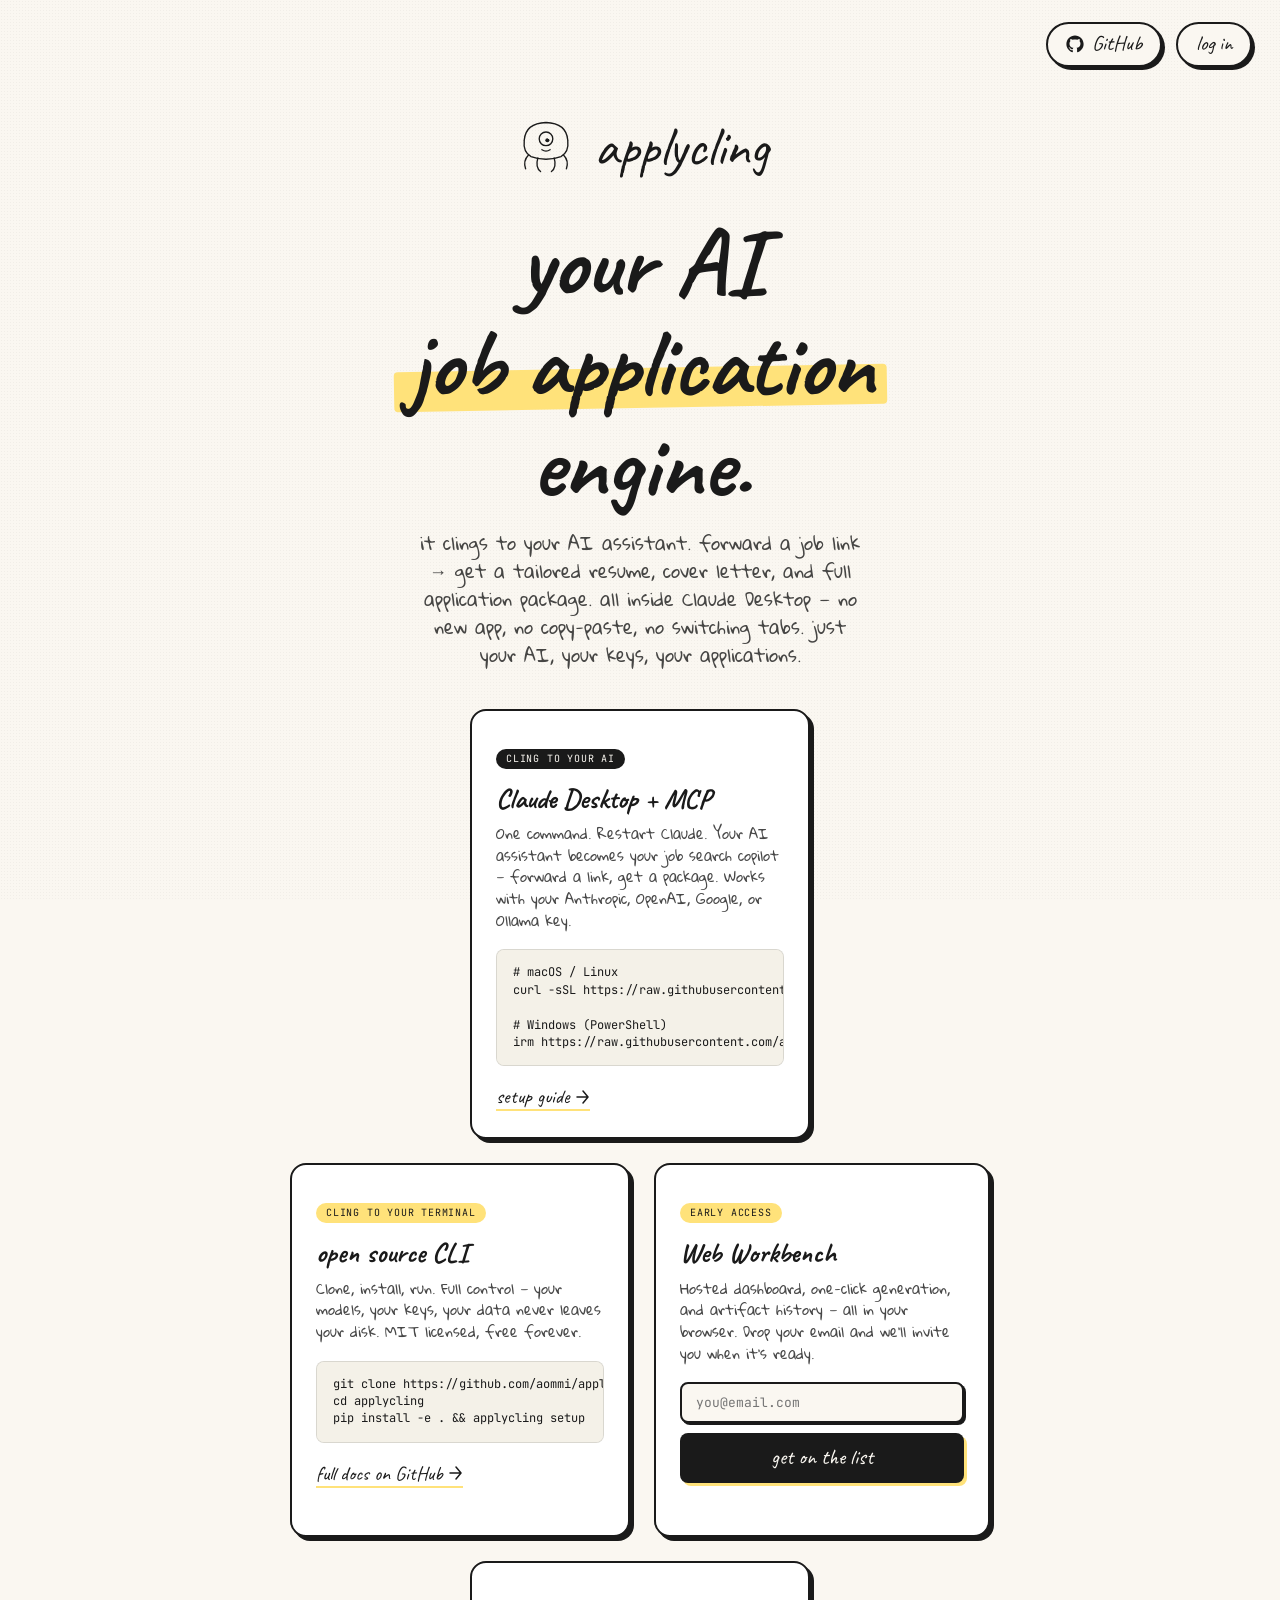
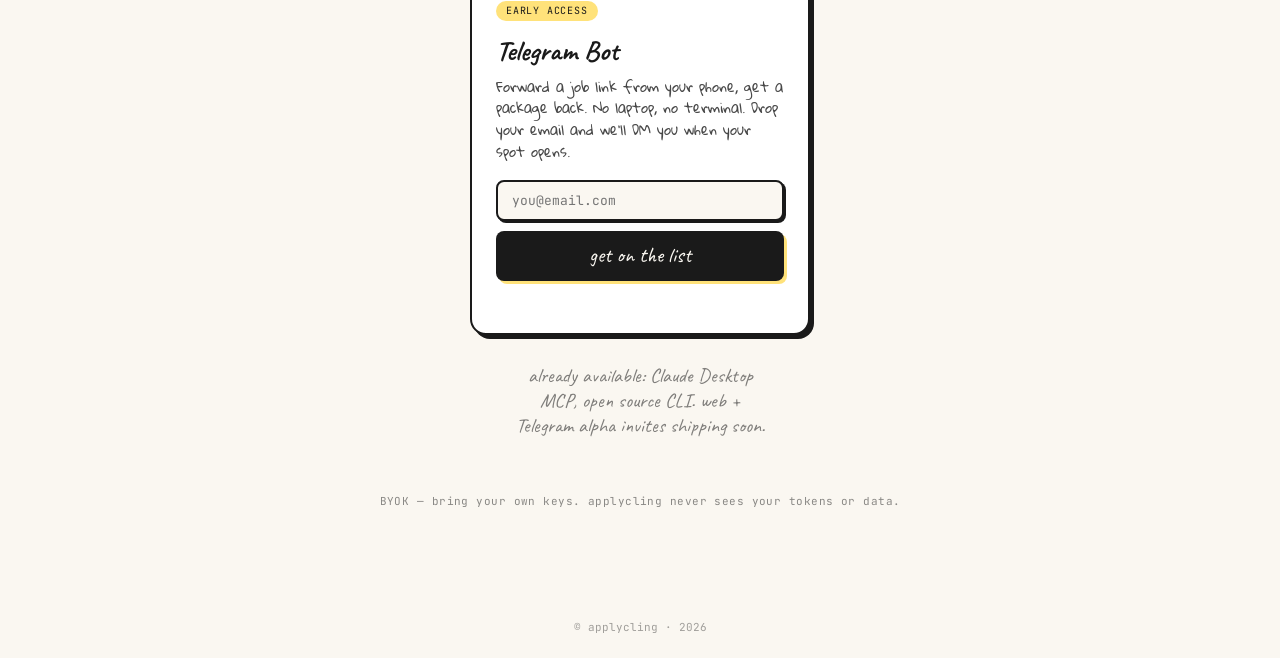
<file: web/landing/index.html>
<!doctype html>
<html lang="en">
<head>
  <meta charset="utf-8" />
  <meta name="viewport" content="width=device-width, initial-scale=1" />
  <title>applycling — your AI job application engine</title>
  <meta name="description" content="applycling turns a job link into a complete application package. Use it in Claude Desktop via MCP, or run it from the terminal. BYOK — your keys, your tokens, your data." />
  <link rel="preconnect" href="https://fonts.googleapis.com" />
  <link rel="preconnect" href="https://fonts.gstatic.com" crossorigin />
  <link href="https://fonts.googleapis.com/css2?family=Caveat:wght@400;500;600;700&family=Gloria+Hallelujah&family=JetBrains+Mono:wght@400;500&display=swap" rel="stylesheet" />
  <style>
    :root {
      --bg: #FAF7F1;
      --ink: #1A1A1A;
      --accent: #4d70ff;
      --highlight: #FFE27A;
      --green: #2e7d32;
    }
    * { box-sizing: border-box; }
    html, body {
      margin: 0; padding: 0;
      background: var(--bg); color: var(--ink);
      font-family: 'Gloria Hallelujah', cursive;
      -webkit-font-smoothing: antialiased;
      min-height: 100vh;
    }
    ::selection { background: var(--highlight); }
    body::before {
      content: "";
      position: fixed; inset: 0;
      background-image: radial-gradient(rgba(26,26,26,0.04) 1px, transparent 1px);
      background-size: 3px 3px;
      pointer-events: none;
      z-index: 0;
    }
    .topbar {
      position: relative;
      z-index: 2;
      display: flex;
      justify-content: flex-end;
      align-items: center;
      gap: 14px;
      padding: 22px 28px;
    }
    .top-link {
      display: inline-flex;
      align-items: center;
      gap: 8px;
      font-family: 'Caveat', cursive;
      font-size: 21px;
      line-height: 1;
      color: var(--ink);
      background: var(--bg);
      border: 2px solid var(--ink);
      border-radius: 999px;
      padding: 9px 18px 11px;
      text-decoration: none;
      box-shadow: 3px 3px 0 var(--ink);
      transition: transform 0.12s ease, box-shadow 0.12s ease;
    }
    .top-link:hover {
      transform: translate(-1px, -1px);
      box-shadow: 4px 4px 0 var(--ink);
    }
    .top-link:active {
      transform: translate(2px, 2px);
      box-shadow: 1px 1px 0 var(--ink);
    }
    main {
      position: relative;
      z-index: 1;
      min-height: calc(100vh - 140px);
      display: flex;
      flex-direction: column;
      align-items: center;
      justify-content: center;
      padding: 24px 24px 64px;
      text-align: center;
    }
    .mark {
      display: flex;
      align-items: center;
      gap: 14px;
      margin-bottom: 32px;
    }
    .mark svg { display: block; }
    .wordmark {
      font-family: 'Caveat', cursive;
      font-size: 56px;
      line-height: 0.9;
      letter-spacing: -0.5px;
    }
    h1 {
      font-family: 'Caveat', cursive;
      font-size: clamp(48px, 9vw, 96px);
      line-height: 1.05;
      margin: 0 0 14px;
      letter-spacing: -1px;
      max-width: 16ch;
      text-wrap: balance;
    }
    h1 .highlight {
      display: inline-block;
      position: relative;
    }
    h1 .highlight::before {
      content: "";
      position: absolute;
      left: -3%;
      right: -3%;
      bottom: 6%;
      height: 40%;
      background: var(--highlight);
      transform: rotate(-1deg);
      border-radius: 4px;
      z-index: 0;
    }
    h1 .highlight > span {
      position: relative;
      z-index: 1;
    }
    .tag {
      font-family: 'Gloria Hallelujah', cursive;
      font-size: 18px;
      line-height: 1.55;
      max-width: 40ch;
      margin: 0 auto 40px;
      opacity: 0.8;
      text-wrap: pretty;
    }
    .lanes {
      display: flex;
      gap: 24px;
      flex-wrap: wrap;
      justify-content: center;
      max-width: 700px;
      margin: 0 auto;
    }
    .lane {
      flex: 1 1 280px;
      max-width: 340px;
      background: white;
      border: 2px solid var(--ink);
      border-radius: 16px;
      padding: 28px 24px 24px;
      box-shadow: 4px 4px 0 var(--ink);
      text-align: left;
    }
    .lane-badge {
      display: inline-block;
      font-family: 'JetBrains Mono', monospace;
      font-size: 10px;
      letter-spacing: 0.08em;
      text-transform: uppercase;
      background: var(--highlight);
      padding: 3px 10px 4px;
      border-radius: 999px;
      margin-bottom: 14px;
    }
    .lane-badge.primary {
      background: var(--ink);
      color: var(--bg);
    }
    .lane h2 {
      font-family: 'Caveat', cursive;
      font-size: 28px;
      margin: 0 0 8px;
      line-height: 1.15;
    }
    .lane p {
      font-family: 'Gloria Hallelujah', cursive;
      font-size: 14px;
      line-height: 1.55;
      margin: 0 0 18px;
      opacity: 0.8;
    }
    .lane .setup-cmd {
      display: block;
      font-family: 'JetBrains Mono', monospace;
      font-size: 12px;
      line-height: 1.45;
      background: #F4F1E8;
      border: 1px solid rgba(26,26,26,0.12);
      border-radius: 8px;
      padding: 14px 16px;
      margin-bottom: 14px;
      overflow-x: auto;
      white-space: pre;
      color: var(--ink);
    }
    .lane .lane-link {
      display: inline-flex;
      align-items: center;
      gap: 6px;
      font-family: 'Caveat', cursive;
      font-size: 20px;
      color: var(--ink);
      text-decoration: none;
      border-bottom: 2px solid var(--highlight);
      transition: border-color 0.12s;
    }
    .lane .lane-link:hover {
      border-color: var(--ink);
    }
    .lane .lane-link svg { display: block; }
    .lane form { display: flex; flex-direction: column; gap: 10px; margin-bottom: 8px; }
    .lane .email-input {
      font-family: 'JetBrains Mono', monospace;
      font-size: 13px;
      padding: 10px 14px;
      border: 2px solid var(--ink);
      border-radius: 8px;
      background: var(--bg);
      color: var(--ink);
      outline: none;
      box-shadow: 2px 2px 0 var(--ink);
    }
    .lane .email-input:focus {
      box-shadow: 3px 3px 0 var(--accent);
      border-color: var(--accent);
    }
    .lane .submit-btn {
      font-family: 'Caveat', cursive;
      font-size: 22px;
      padding: 10px 0 12px;
      background: var(--ink);
      color: var(--bg);
      border: none;
      border-radius: 8px;
      cursor: pointer;
      box-shadow: 3px 3px 0 var(--highlight);
      transition: transform 0.12s ease, box-shadow 0.12s ease;
    }
    .lane .submit-btn:hover {
      transform: translate(-1px, -1px);
      box-shadow: 4px 4px 0 var(--highlight);
    }
    .lane .submit-btn:active {
      transform: translate(2px, 2px);
      box-shadow: 1px 1px 0 var(--highlight);
    }
    .lane .submit-btn:disabled {
      opacity: 0.5;
      cursor: not-allowed;
      transform: none;
      box-shadow: none;
    }
    .lane .form-msg {
      font-family: 'Gloria Hallelujah', cursive;
      font-size: 13px;
      line-height: 1.5;
      margin: 0;
      min-height: 20px;
      opacity: 0.8;
    }
    .lane .form-msg.success { color: var(--green); }
    .lane .form-msg.error { color: #c62828; }
    .sub-note {
      margin-top: 36px;
      font-family: 'JetBrains Mono', monospace;
      font-size: 11px;
      letter-spacing: 0.04em;
      opacity: 0.5;
    }
    .more-coming {
      margin-top: 28px;
      font-family: 'Caveat', cursive;
      font-size: 20px;
      opacity: 0.55;
      max-width: 36ch;
      text-wrap: balance;
    }
    footer {
      margin-top: 48px;
      text-align: center;
      font-family: 'JetBrains Mono', monospace;
      font-size: 11px;
      opacity: 0.4;
      padding-bottom: 24px;
    }
    @media (max-width: 640px) {
      .lanes { flex-direction: column; align-items: center; }
      .lane { max-width: 100%; }
      .topbar { padding: 16px 20px; gap: 10px; }
      .top-link { font-size: 18px; padding: 8px 14px 10px; }
      .wordmark { font-size: 40px; }
      .mark { gap: 10px; margin-bottom: 20px; }
      .lane h2 { font-size: 24px; }
      .lane .setup-cmd { font-size: 11px; padding: 12px 14px; }
      footer { font-size: 10px; }
    }
  </style>
</head>
<body>
  <header class="topbar">
    <a class="top-link" href="https://github.com/aommi/applycling" target="_blank" rel="noopener">
      <svg width="18" height="18" viewBox="0 0 24 24" fill="currentColor" aria-hidden="true">
        <path d="M12 .5C5.65.5.5 5.65.5 12c0 5.08 3.29 9.39 7.86 10.91.58.1.79-.25.79-.56 0-.28-.01-1.02-.02-2-3.2.7-3.87-1.54-3.87-1.54-.52-1.32-1.27-1.68-1.27-1.68-1.04-.71.08-.7.08-.7 1.15.08 1.76 1.18 1.76 1.18 1.02 1.75 2.69 1.24 3.34.95.1-.74.4-1.24.72-1.53-2.55-.29-5.24-1.27-5.24-5.66 0-1.25.45-2.27 1.18-3.07-.12-.29-.51-1.46.11-3.04 0 0 .96-.31 3.15 1.17.92-.26 1.9-.39 2.88-.39s1.96.13 2.88.39c2.19-1.48 3.15-1.17 3.15-1.17.62 1.58.23 2.75.11 3.04.74.8 1.18 1.82 1.18 3.07 0 4.4-2.69 5.37-5.26 5.65.41.36.78 1.06.78 2.13 0 1.54-.01 2.78-.01 3.16 0 .31.21.67.8.55C20.21 21.39 23.5 17.08 23.5 12 23.5 5.65 18.35.5 12 .5z"/>
      </svg>
      GitHub
    </a>
    <a class="top-link" href="https://app.applycling.com/">log in</a>
  </header>

  <main>
    <div class="mark">
      <svg width="68" height="68" viewBox="0 0 100 100" aria-hidden="true">
        <g fill="none" stroke="#1A1A1A" stroke-width="2" stroke-linecap="round" stroke-linejoin="round">
          <path d="M 18 40 Q 16 58 28 64 Q 50 72 72 64 Q 84 58 82 40 Q 80 15 50 14 Q 20 15 18 40 Z" />
          <circle cx="50" cy="38" r="10" />
          <path d="M 44 54 Q 50 58 56 54" />
          <path d="M 24 62 Q 16 70 20 82" />
          <path d="M 38 66 Q 34 80 42 86" />
          <path d="M 62 66 Q 66 80 58 86" />
          <path d="M 76 62 Q 84 70 80 82" />
        </g>
        <circle cx="52" cy="40" r="3" fill="#1A1A1A" />
        <circle cx="54" cy="37" r="1.2" fill="#FAF7F1" />
      </svg>
      <span class="wordmark">applycling</span>
    </div>

    <h1>your AI <span class="highlight"><span>job application</span></span> engine.</h1>

    <p class="tag">it clings to your AI assistant. forward a job link → get a tailored resume, cover letter, and full application package. all inside Claude Desktop — no new app, no copy-paste, no switching tabs. just your AI, your keys, your applications.</p>

    <div class="lanes">
      <div class="lane">
        <div class="lane-badge primary">cling to your AI</div>
        <h2>Claude Desktop + MCP</h2>
        <p>One command. Restart Claude. Your AI assistant becomes your job search copilot — forward a link, get a package. Works with your Anthropic, OpenAI, Google, or Ollama key.</p>
        <div class="setup-cmd"># macOS / Linux
curl -sSL https://raw.githubusercontent.com/aommi/applycling/main/scripts/setup_mcp.sh | bash

# Windows (PowerShell)
irm https://raw.githubusercontent.com/aommi/applycling/main/scripts/setup_mcp.ps1 | iex</div>
        <a class="lane-link" href="https://github.com/aommi/applycling#using-applycling-via-mcp" target="_blank" rel="noopener">
          setup guide
          <svg width="14" height="14" viewBox="0 0 14 14" fill="none" aria-hidden="true">
            <path d="M 1 7 L 12 7 M 7 1 L 12 7 L 7 13" stroke="currentColor" stroke-width="1.5" stroke-linecap="round" stroke-linejoin="round" />
          </svg>
        </a>
      </div>

      <div class="lane">
        <div class="lane-badge">cling to your terminal</div>
        <h2>open source CLI</h2>
        <p>Clone, install, run. Full control — your models, your keys, your data never leaves your disk. MIT licensed, free forever.</p>
        <div class="setup-cmd">git clone https://github.com/aommi/applycling.git
cd applycling
pip install -e . &amp;&amp; applycling setup</div>
        <a class="lane-link" href="https://github.com/aommi/applycling" target="_blank" rel="noopener">
          full docs on GitHub
          <svg width="14" height="14" viewBox="0 0 14 14" fill="none" aria-hidden="true">
            <path d="M 1 7 L 12 7 M 7 1 L 12 7 L 7 13" stroke="currentColor" stroke-width="1.5" stroke-linecap="round" stroke-linejoin="round" />
          </svg>
        </a>
      </div>

      <div class="lane">
        <div class="lane-badge">early access</div>
        <h2>Web Workbench</h2>
        <p>Hosted dashboard, one-click generation, and artifact history — all in your browser. Drop your email and we'll invite you when it's ready.</p>
        <form class="waitlist-form" data-source="web">
          <input class="email-input" type="email" name="email" placeholder="you@email.com" required autocomplete="email" />
          <button class="submit-btn" type="submit">get on the list</button>
        </form>
        <p class="form-msg" aria-live="polite"></p>
      </div>

      <div class="lane">
        <div class="lane-badge">early access</div>
        <h2>Telegram Bot</h2>
        <p>Forward a job link from your phone, get a package back. No laptop, no terminal. Drop your email and we'll DM you when your spot opens.</p>
        <form class="waitlist-form" data-source="telegram">
          <input class="email-input" type="email" name="email" placeholder="you@email.com" required autocomplete="email" />
          <button class="submit-btn" type="submit">get on the list</button>
        </form>
        <p class="form-msg" aria-live="polite"></p>
      </div>
    </div>

    <p class="more-coming">already available: Claude Desktop MCP, open source CLI. web + Telegram alpha invites shipping soon.</p>

    <div class="sub-note">BYOK — bring your own keys. applycling never sees your tokens or data.</div>
  </main>

  <footer>&copy; applycling · 2026</footer>

  <script>
    const WAITLIST_URL = 'https://script.google.com/macros/s/AKfycbybDU-Jxsl3zqnOatw3ystcdbF3II93KfEfu9dHNFyQ7mbZpVIvEITOVQof4GAb_3MN-g/exec';

    document.querySelectorAll('.waitlist-form').forEach(form => {
      const msg = form.nextElementSibling;
      const btn = form.querySelector('.submit-btn');
      const source = form.dataset.source;

      form.addEventListener('submit', async (e) => {
        e.preventDefault();
        const email = form.email.value.trim();
        if (!email) return;

        btn.disabled = true;
        btn.textContent = '...';
        msg.className = 'form-msg';
        msg.textContent = '';

        try {
          const res = await fetch(WAITLIST_URL, {
            method: 'POST',
            headers: { 'Content-Type': 'application/json' },
            body: JSON.stringify({ email, source }),
          });
          if (!res.ok) throw new Error(res.status);
          msg.className = 'form-msg success';
          msg.textContent = "You're on the list! We'll be in touch.";
          form.reset();
        } catch (err) {
          msg.className = 'form-msg error';
          msg.textContent = 'Something went wrong. Try again or DM us.';
        } finally {
          btn.disabled = false;
          btn.textContent = 'get on the list';
        }
      });
    });
  </script>
</body>
</html>
</file>
